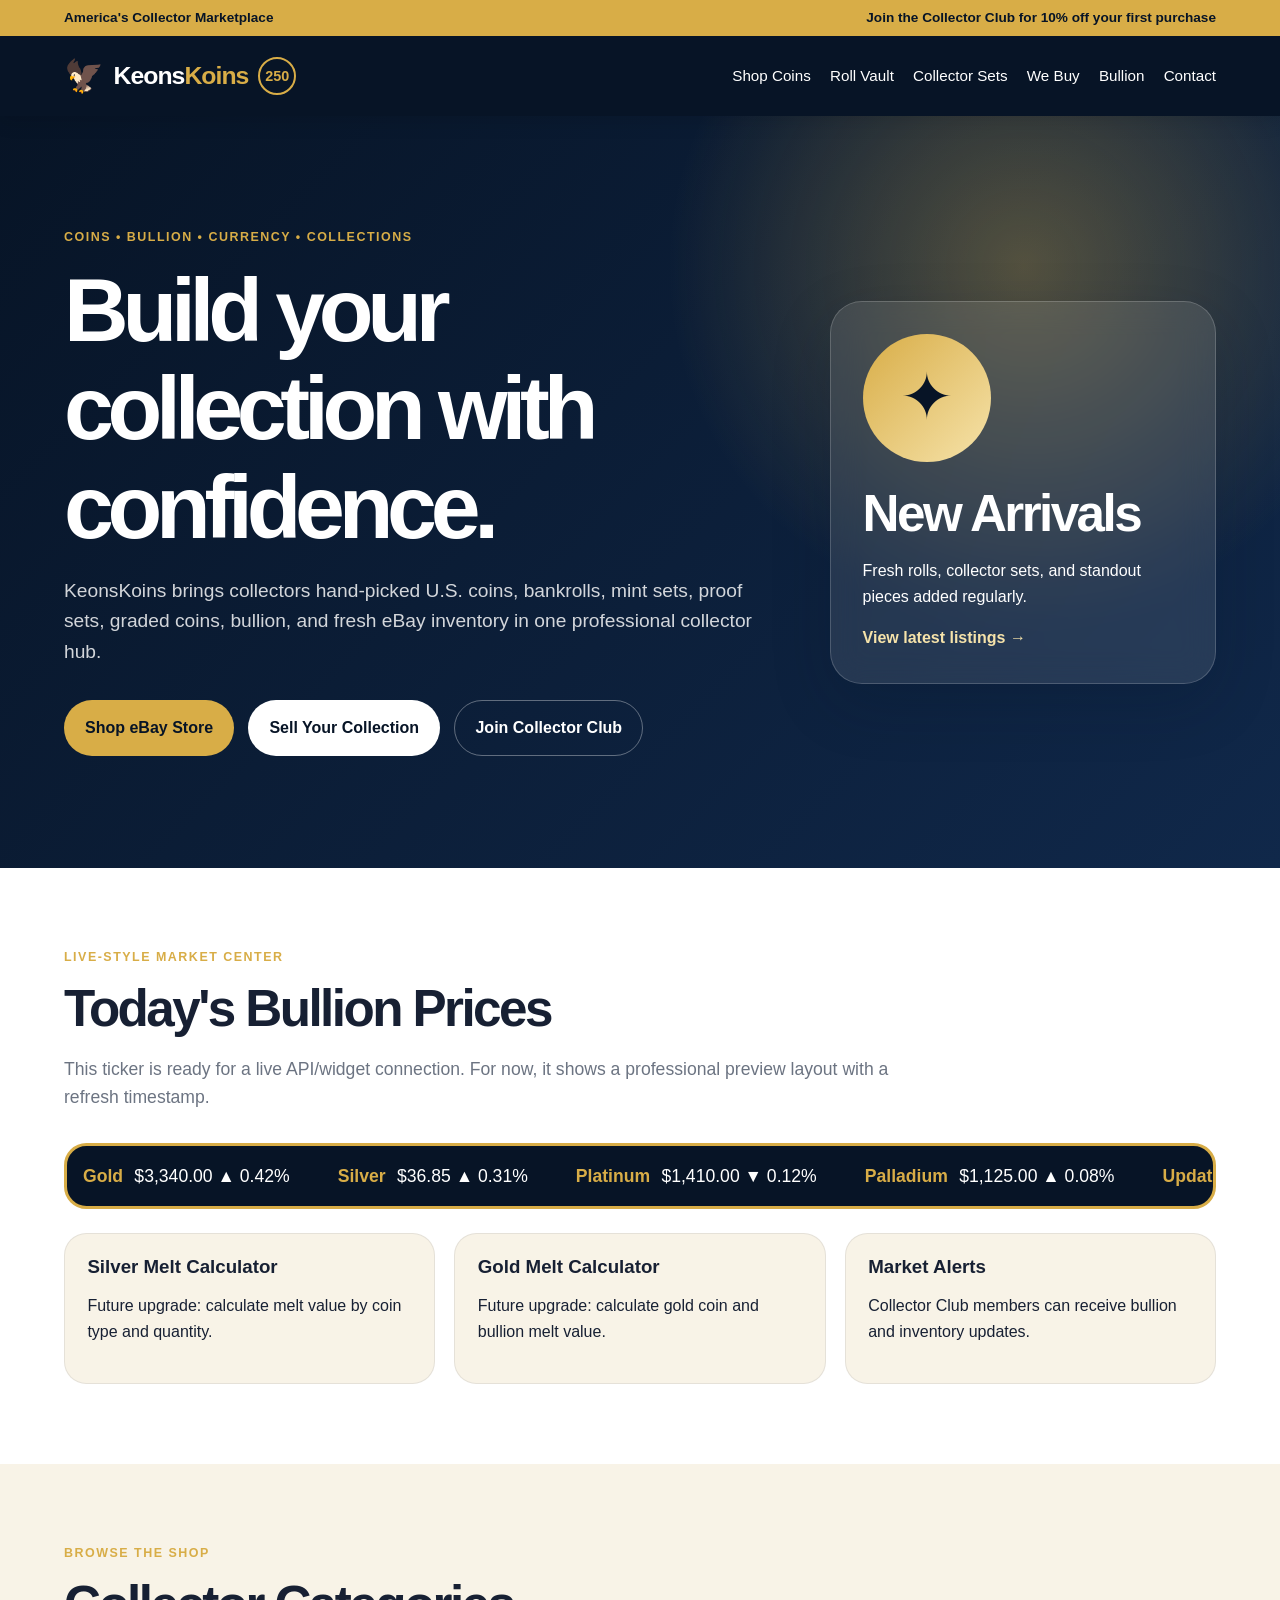
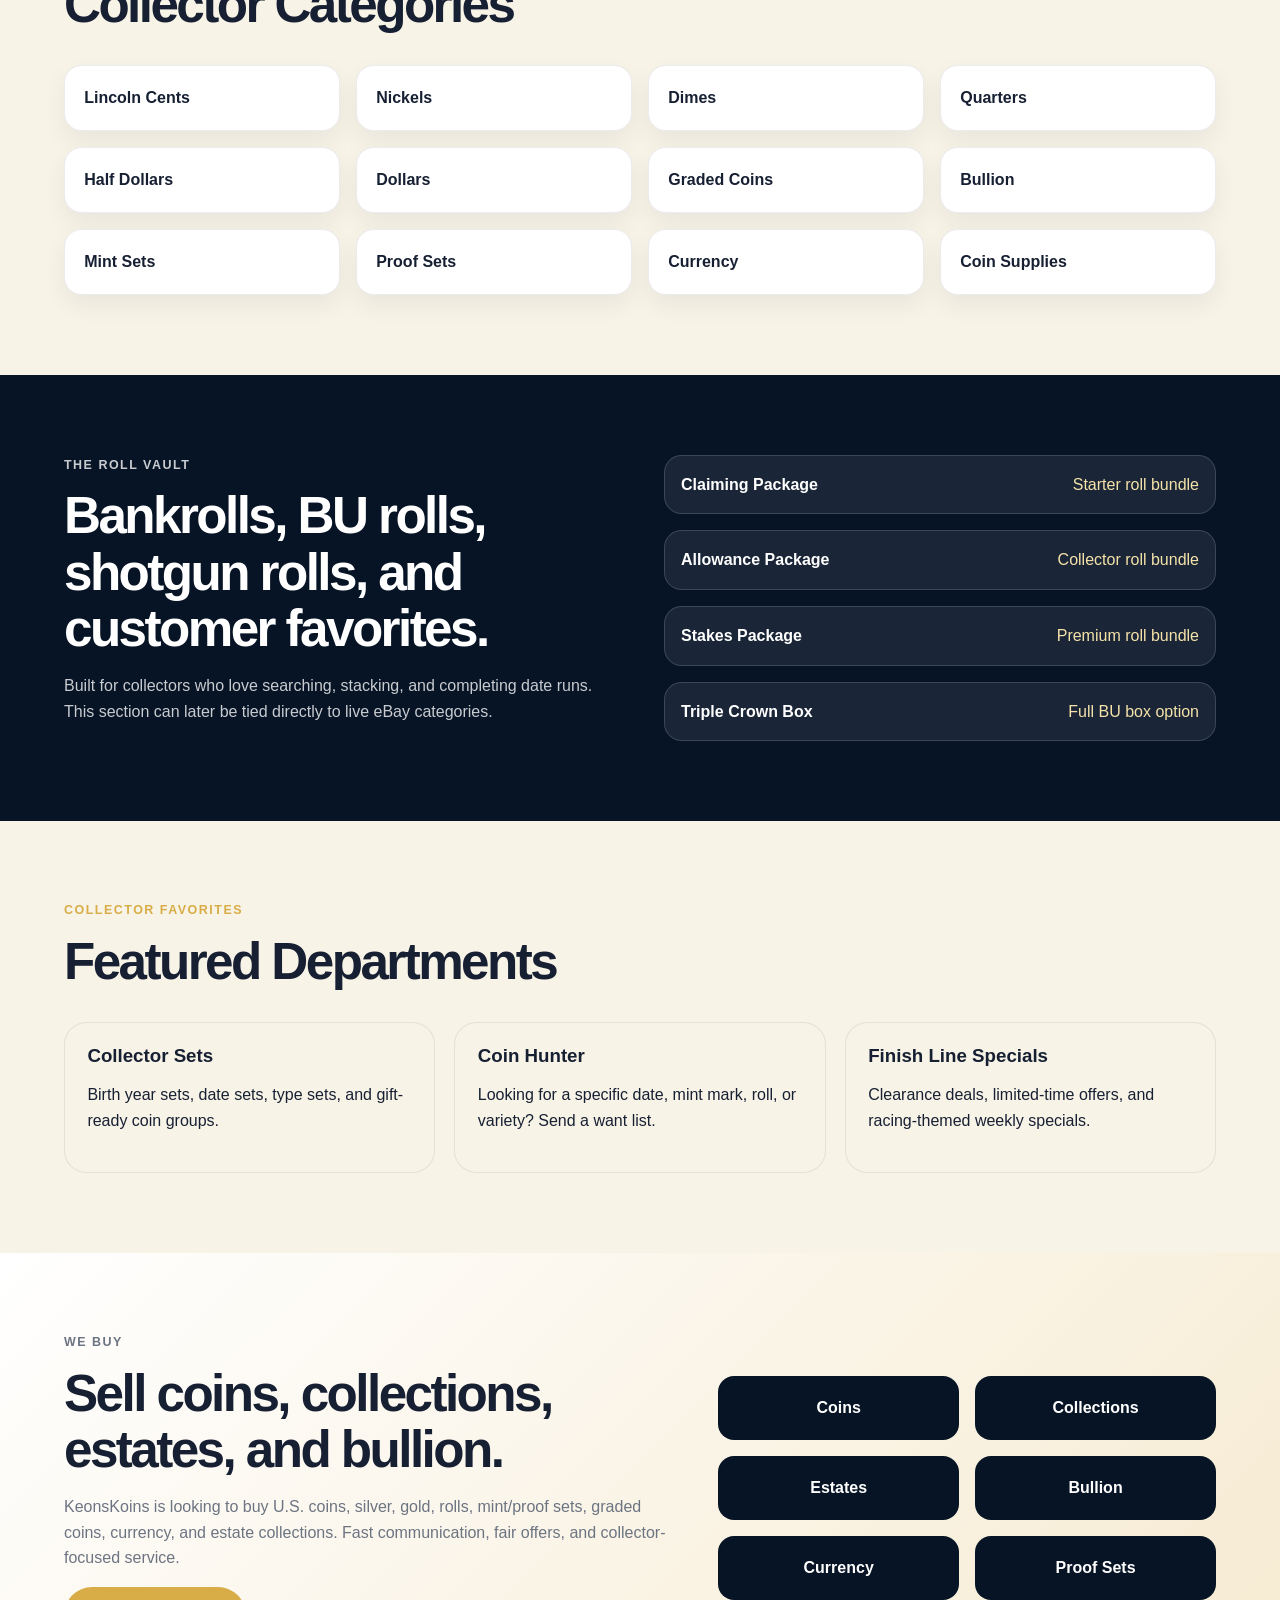
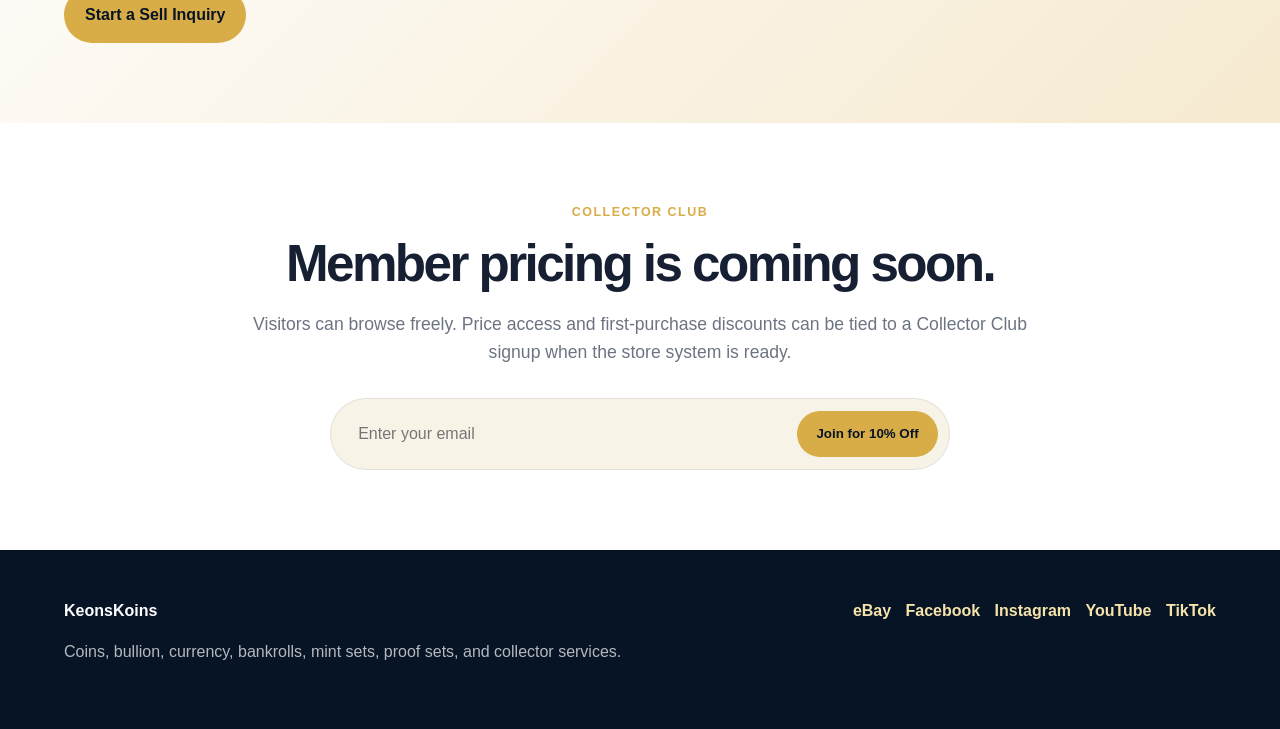
<file: index.html>
<!DOCTYPE html>
<html lang="en">
<head>
  <meta charset="UTF-8" />
  <meta name="viewport" content="width=device-width, initial-scale=1.0" />
  <title>KeonsKoins | America's Collector Marketplace</title>
  <meta name="description" content="KeonsKoins is a collector-focused marketplace for U.S. coins, bankrolls, mint sets, proof sets, bullion, currency, and estate collections." />
  <link rel="stylesheet" href="styles.css" />
  <script defer src="script.js"></script>
</head>
<body>
  <header class="site-header">
    <div class="top-strip">
      <span>America's Collector Marketplace</span>
      <span>Join the Collector Club for 10% off your first purchase</span>
    </div>
    <nav class="navbar">
      <a class="brand" href="#home" aria-label="KeonsKoins home">
        <span class="eagle-mark">🦅</span>
        <span class="brand-text">Keons<span>Koins</span></span>
        <span class="badge-250">250</span>
      </a>
      <button class="menu-toggle" aria-label="Toggle menu">☰</button>
      <div class="nav-links">
        <a href="#shop">Shop Coins</a>
        <a href="#roll-vault">Roll Vault</a>
        <a href="#collector-sets">Collector Sets</a>
        <a href="#we-buy">We Buy</a>
        <a href="#bullion">Bullion</a>
        <a href="#contact">Contact</a>
      </div>
    </nav>
  </header>

  <main id="home">
    <section class="hero">
      <div class="hero-copy">
        <p class="eyebrow">Coins • Bullion • Currency • Collections</p>
        <h1>Build your collection with confidence.</h1>
        <p class="hero-text">KeonsKoins brings collectors hand-picked U.S. coins, bankrolls, mint sets, proof sets, graded coins, bullion, and fresh eBay inventory in one professional collector hub.</p>
        <div class="hero-actions">
          <a class="btn primary" href="https://www.ebay.com/usr/keonskoins" target="_blank" rel="noopener">Shop eBay Store</a>
          <a class="btn secondary" href="#we-buy">Sell Your Collection</a>
          <a class="btn ghost" href="#club">Join Collector Club</a>
        </div>
      </div>
      <div class="hero-card">
        <div class="coin-stack">✦</div>
        <h2>New Arrivals</h2>
        <p>Fresh rolls, collector sets, and standout pieces added regularly.</p>
        <a href="https://www.ebay.com/usr/keonskoins" target="_blank" rel="noopener">View latest listings →</a>
      </div>
    </section>

    <section id="bullion" class="ticker-section">
      <div class="section-heading">
        <p class="eyebrow">Live-style Market Center</p>
        <h2>Today's Bullion Prices</h2>
        <p>This ticker is ready for a live API/widget connection. For now, it shows a professional preview layout with a refresh timestamp.</p>
      </div>
      <div class="ticker-wrap" aria-label="Bullion price ticker">
        <div class="ticker-track">
          <span><strong>Gold</strong> <em data-metal="gold">Loading</em></span>
          <span><strong>Silver</strong> <em data-metal="silver">Loading</em></span>
          <span><strong>Platinum</strong> <em data-metal="platinum">Loading</em></span>
          <span><strong>Palladium</strong> <em data-metal="palladium">Loading</em></span>
          <span><strong>Updated</strong> <em id="lastUpdated">Loading</em></span>
        </div>
      </div>
      <div class="market-cards">
        <article><h3>Silver Melt Calculator</h3><p>Future upgrade: calculate melt value by coin type and quantity.</p></article>
        <article><h3>Gold Melt Calculator</h3><p>Future upgrade: calculate gold coin and bullion melt value.</p></article>
        <article><h3>Market Alerts</h3><p>Collector Club members can receive bullion and inventory updates.</p></article>
      </div>
    </section>

    <section id="shop" class="category-grid">
      <div class="section-heading">
        <p class="eyebrow">Browse The Shop</p>
        <h2>Collector Categories</h2>
      </div>
      <div class="grid">
        <a href="https://www.ebay.com/usr/keonskoins" target="_blank" rel="noopener">Lincoln Cents</a>
        <a href="https://www.ebay.com/usr/keonskoins" target="_blank" rel="noopener">Nickels</a>
        <a href="https://www.ebay.com/usr/keonskoins" target="_blank" rel="noopener">Dimes</a>
        <a href="https://www.ebay.com/usr/keonskoins" target="_blank" rel="noopener">Quarters</a>
        <a href="https://www.ebay.com/usr/keonskoins" target="_blank" rel="noopener">Half Dollars</a>
        <a href="https://www.ebay.com/usr/keonskoins" target="_blank" rel="noopener">Dollars</a>
        <a href="https://www.ebay.com/usr/keonskoins" target="_blank" rel="noopener">Graded Coins</a>
        <a href="https://www.ebay.com/usr/keonskoins" target="_blank" rel="noopener">Bullion</a>
        <a href="https://www.ebay.com/usr/keonskoins" target="_blank" rel="noopener">Mint Sets</a>
        <a href="https://www.ebay.com/usr/keonskoins" target="_blank" rel="noopener">Proof Sets</a>
        <a href="https://www.ebay.com/usr/keonskoins" target="_blank" rel="noopener">Currency</a>
        <a href="https://www.ebay.com/usr/keonskoins" target="_blank" rel="noopener">Coin Supplies</a>
      </div>
    </section>

    <section id="roll-vault" class="feature-split dark">
      <div>
        <p class="eyebrow">The Roll Vault</p>
        <h2>Bankrolls, BU rolls, shotgun rolls, and customer favorites.</h2>
        <p>Built for collectors who love searching, stacking, and completing date runs. This section can later be tied directly to live eBay categories.</p>
      </div>
      <div class="package-list">
        <div><strong>Claiming Package</strong><span>Starter roll bundle</span></div>
        <div><strong>Allowance Package</strong><span>Collector roll bundle</span></div>
        <div><strong>Stakes Package</strong><span>Premium roll bundle</span></div>
        <div><strong>Triple Crown Box</strong><span>Full BU box option</span></div>
      </div>
    </section>

    <section id="collector-sets" class="cards-section">
      <div class="section-heading">
        <p class="eyebrow">Collector Favorites</p>
        <h2>Featured Departments</h2>
      </div>
      <div class="cards">
        <article><h3>Collector Sets</h3><p>Birth year sets, date sets, type sets, and gift-ready coin groups.</p></article>
        <article><h3>Coin Hunter</h3><p>Looking for a specific date, mint mark, roll, or variety? Send a want list.</p></article>
        <article><h3>Finish Line Specials</h3><p>Clearance deals, limited-time offers, and racing-themed weekly specials.</p></article>
      </div>
    </section>

    <section id="we-buy" class="we-buy">
      <div class="we-buy-copy">
        <p class="eyebrow">We Buy</p>
        <h2>Sell coins, collections, estates, and bullion.</h2>
        <p>KeonsKoins is looking to buy U.S. coins, silver, gold, rolls, mint/proof sets, graded coins, currency, and estate collections. Fast communication, fair offers, and collector-focused service.</p>
        <a class="btn primary" href="mailto:keonskoins@gmail.com?subject=Collection%20Offer%20for%20KeonsKoins">Start a Sell Inquiry</a>
      </div>
      <div class="buy-list">
        <span>Coins</span><span>Collections</span><span>Estates</span><span>Bullion</span><span>Currency</span><span>Proof Sets</span>
      </div>
    </section>

    <section id="club" class="club">
      <div class="section-heading">
        <p class="eyebrow">Collector Club</p>
        <h2>Member pricing is coming soon.</h2>
        <p>Visitors can browse freely. Price access and first-purchase discounts can be tied to a Collector Club signup when the store system is ready.</p>
      </div>
      <form class="signup" action="mailto:keonskoins@gmail.com" method="post" enctype="text/plain">
        <input type="email" name="email" placeholder="Enter your email" aria-label="Email address" />
        <button type="submit">Join for 10% Off</button>
      </form>
    </section>
  </main>

  <footer id="contact" class="footer">
    <div>
      <strong>KeonsKoins</strong>
      <p>Coins, bullion, currency, bankrolls, mint sets, proof sets, and collector services.</p>
    </div>
    <div class="socials">
      <a href="https://www.ebay.com/usr/keonskoins" target="_blank" rel="noopener">eBay</a>
      <a href="#">Facebook</a>
      <a href="#">Instagram</a>
      <a href="#">YouTube</a>
      <a href="#">TikTok</a>
    </div>
  </footer>
</body>
</html>
</file>
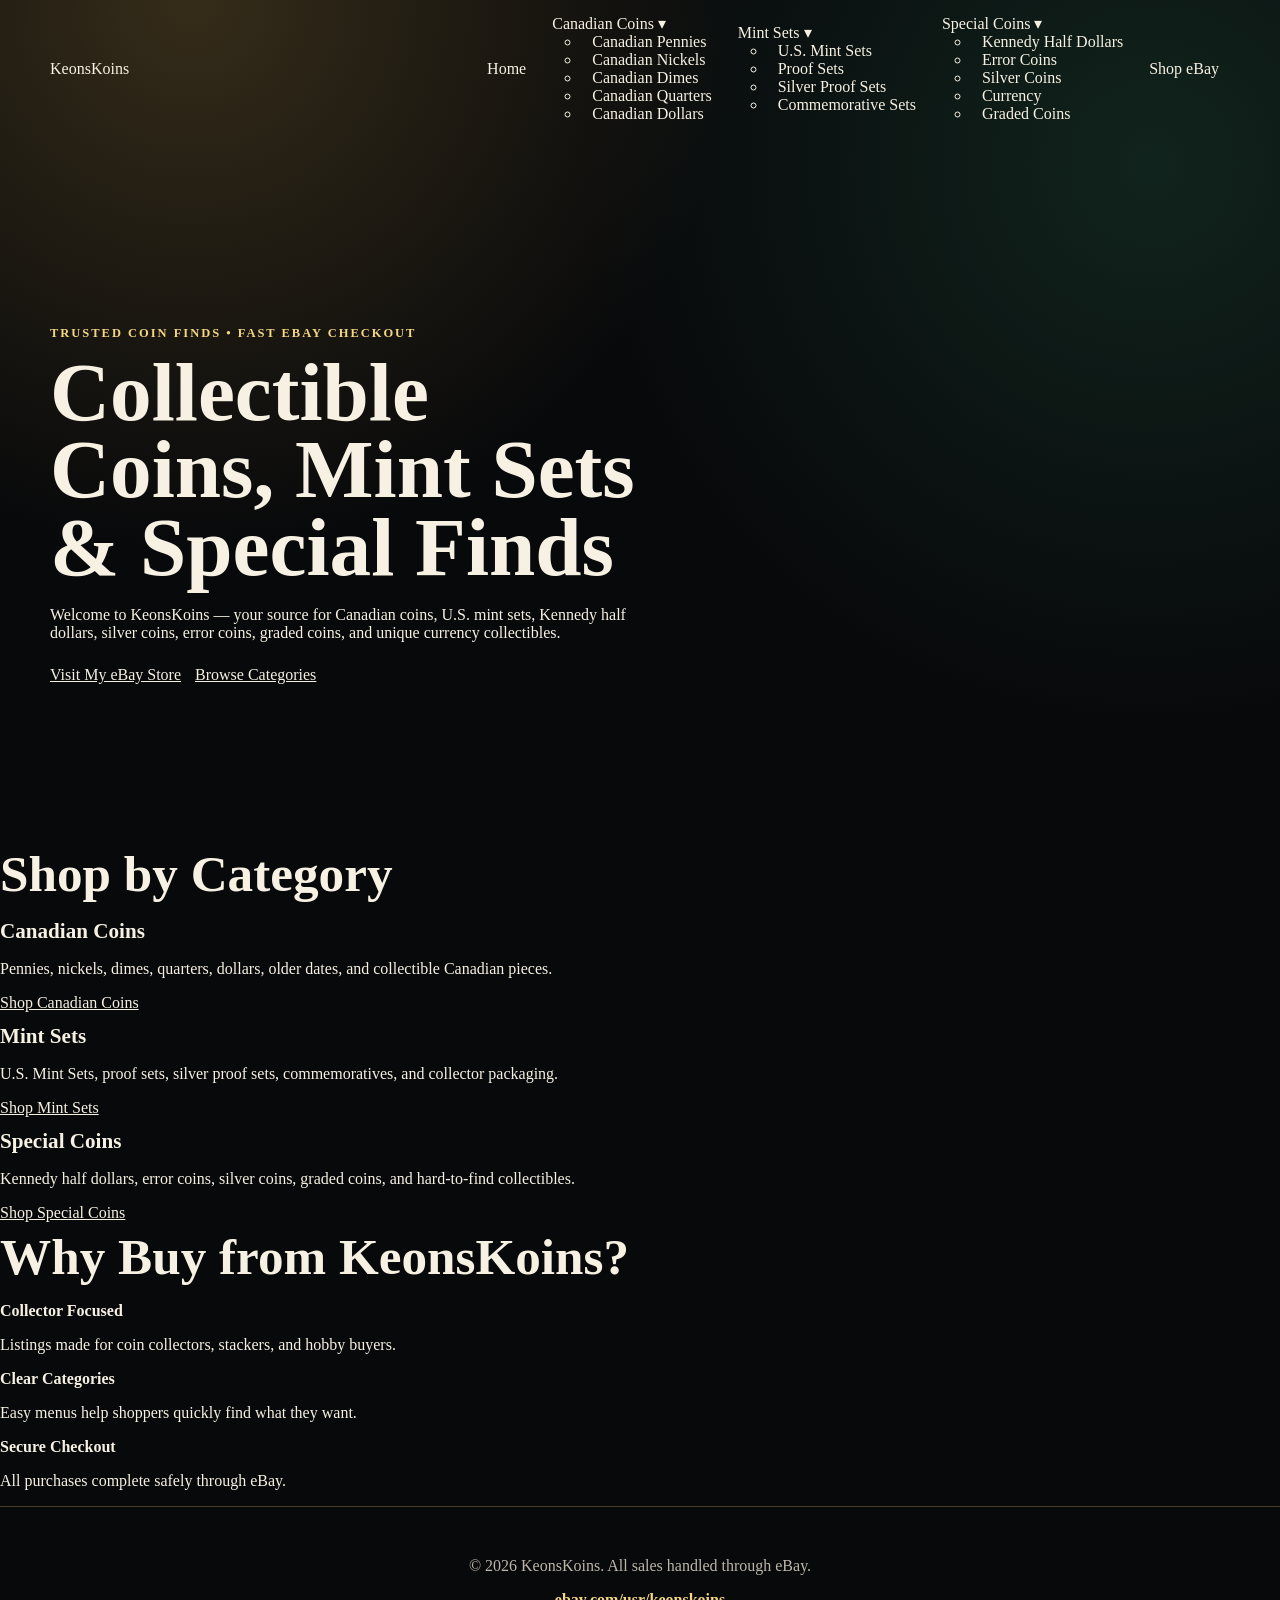
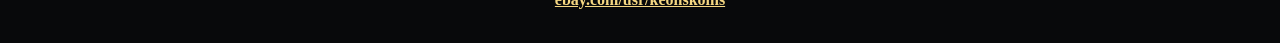
<file: index_1.html>
<!DOCTYPE html>
<html lang="en">
<head>
  <meta charset="UTF-8" />
  <meta name="viewport" content="width=device-width, initial-scale=1.0" />
  <title>KeonsKoins | Coins, Mint Sets & Collectibles</title>
  <link rel="stylesheet" href="style.css" />
</head>
<body>
  <header>
    <nav class="navbar">
      <div class="logo">Keons<span>Koins</span></div>
      <button class="menu-toggle" onclick="toggleMenu()">☰</button>
      <ul class="nav-links" id="navLinks">
        <li><a href="#home">Home</a></li>
        <li class="dropdown">
          <a href="#canadian">Canadian Coins ▾</a>
          <ul class="dropdown-menu">
            <li><a href="https://www.ebay.com/usr/keonskoins" target="_blank">Canadian Pennies</a></li>
            <li><a href="https://www.ebay.com/usr/keonskoins" target="_blank">Canadian Nickels</a></li>
            <li><a href="https://www.ebay.com/usr/keonskoins" target="_blank">Canadian Dimes</a></li>
            <li><a href="https://www.ebay.com/usr/keonskoins" target="_blank">Canadian Quarters</a></li>
            <li><a href="https://www.ebay.com/usr/keonskoins" target="_blank">Canadian Dollars</a></li>
          </ul>
        </li>
        <li class="dropdown">
          <a href="#mintsets">Mint Sets ▾</a>
          <ul class="dropdown-menu">
            <li><a href="https://www.ebay.com/usr/keonskoins" target="_blank">U.S. Mint Sets</a></li>
            <li><a href="https://www.ebay.com/usr/keonskoins" target="_blank">Proof Sets</a></li>
            <li><a href="https://www.ebay.com/usr/keonskoins" target="_blank">Silver Proof Sets</a></li>
            <li><a href="https://www.ebay.com/usr/keonskoins" target="_blank">Commemorative Sets</a></li>
          </ul>
        </li>
        <li class="dropdown">
          <a href="#special">Special Coins ▾</a>
          <ul class="dropdown-menu">
            <li><a href="https://www.ebay.com/usr/keonskoins" target="_blank">Kennedy Half Dollars</a></li>
            <li><a href="https://www.ebay.com/usr/keonskoins" target="_blank">Error Coins</a></li>
            <li><a href="https://www.ebay.com/usr/keonskoins" target="_blank">Silver Coins</a></li>
            <li><a href="https://www.ebay.com/usr/keonskoins" target="_blank">Currency</a></li>
            <li><a href="https://www.ebay.com/usr/keonskoins" target="_blank">Graded Coins</a></li>
          </ul>
        </li>
        <li><a class="shop-btn" href="https://www.ebay.com/usr/keonskoins" target="_blank">Shop eBay</a></li>
      </ul>
    </nav>
  </header>

  <main id="home">
    <section class="hero">
      <div class="hero-content">
        <p class="eyebrow">Trusted coin finds • Fast eBay checkout</p>
        <h1>Collectible Coins, Mint Sets & Special Finds</h1>
        <p>Welcome to KeonsKoins — your source for Canadian coins, U.S. mint sets, Kennedy half dollars, silver coins, error coins, graded coins, and unique currency collectibles.</p>
        <div class="hero-actions">
          <a class="primary" href="https://www.ebay.com/usr/keonskoins" target="_blank">Visit My eBay Store</a>
          <a class="secondary" href="#categories">Browse Categories</a>
        </div>
      </div>
    </section>

    <section class="categories" id="categories">
      <h2>Shop by Category</h2>
      <div class="cards">
        <article class="card" id="canadian">
          <h3>Canadian Coins</h3>
          <p>Pennies, nickels, dimes, quarters, dollars, older dates, and collectible Canadian pieces.</p>
          <a href="https://www.ebay.com/usr/keonskoins" target="_blank">Shop Canadian Coins</a>
        </article>
        <article class="card" id="mintsets">
          <h3>Mint Sets</h3>
          <p>U.S. Mint Sets, proof sets, silver proof sets, commemoratives, and collector packaging.</p>
          <a href="https://www.ebay.com/usr/keonskoins" target="_blank">Shop Mint Sets</a>
        </article>
        <article class="card" id="special">
          <h3>Special Coins</h3>
          <p>Kennedy half dollars, error coins, silver coins, graded coins, and hard-to-find collectibles.</p>
          <a href="https://www.ebay.com/usr/keonskoins" target="_blank">Shop Special Coins</a>
        </article>
      </div>
    </section>

    <section class="trust">
      <h2>Why Buy from KeonsKoins?</h2>
      <div class="trust-grid">
        <div><strong>Collector Focused</strong><p>Listings made for coin collectors, stackers, and hobby buyers.</p></div>
        <div><strong>Clear Categories</strong><p>Easy menus help shoppers quickly find what they want.</p></div>
        <div><strong>Secure Checkout</strong><p>All purchases complete safely through eBay.</p></div>
      </div>
    </section>
  </main>

  <footer>
    <p>© 2026 KeonsKoins. All sales handled through eBay.</p>
    <a href="https://www.ebay.com/usr/keonskoins" target="_blank">ebay.com/usr/keonskoins</a>
  </footer>

  <script src="script.js"></script>
</body>
</html>
</file>
<file: styles.css>
:root {
  --navy: #071426;
  --blue: #10284a;
  --gold: #d8ad47;
  --gold-soft: #f6e3aa;
  --cream: #f8f3e7;
  --ink: #172033;
  --muted: #6c7482;
  --white: #ffffff;
  --shadow: 0 20px 60px rgba(7,20,38,.18);
}
* { box-sizing: border-box; }
body { margin: 0; font-family: Arial, Helvetica, sans-serif; color: var(--ink); background: var(--cream); line-height: 1.6; }
a { color: inherit; text-decoration: none; }
.site-header { position: sticky; top: 0; z-index: 20; box-shadow: 0 4px 20px rgba(0,0,0,.12); }
.top-strip { display: flex; justify-content: space-between; gap: 1rem; padding: .45rem 5vw; background: var(--gold); color: var(--navy); font-size: .85rem; font-weight: 700; }
.navbar { display: flex; align-items: center; justify-content: space-between; padding: .9rem 5vw; background: var(--navy); color: white; }
.brand { display: flex; align-items: center; gap: .6rem; font-weight: 900; }
.eagle-mark { font-size: 2rem; }
.brand-text { font-size: 1.55rem; letter-spacing: -.04em; }
.brand-text span { color: var(--gold); }
.badge-250 { display: inline-grid; place-items: center; width: 2.4rem; height: 2.4rem; border: 2px solid var(--gold); color: var(--gold); border-radius: 50%; font-size: .9rem; }
.nav-links { display: flex; gap: 1.2rem; align-items: center; font-size: .95rem; }
.nav-links a:hover { color: var(--gold); }
.menu-toggle { display: none; background: none; border: 0; color: white; font-size: 1.8rem; }
.hero { min-height: 72vh; padding: 7rem 5vw; display: grid; grid-template-columns: 1.3fr .7fr; gap: 3rem; align-items: center; color: white; background: radial-gradient(circle at 80% 20%, rgba(216,173,71,.35), transparent 30%), linear-gradient(135deg, var(--navy), var(--blue)); }
.eyebrow { margin: 0 0 .8rem; color: var(--gold); font-weight: 800; text-transform: uppercase; letter-spacing: .12em; font-size: .78rem; }
h1, h2, h3 { line-height: 1.1; margin: 0 0 1rem; }
h1 { font-size: clamp(2.8rem, 7vw, 5.8rem); letter-spacing: -.07em; max-width: 900px; }
h2 { font-size: clamp(2rem, 4vw, 3.5rem); letter-spacing: -.05em; }
.hero-text { max-width: 720px; font-size: 1.2rem; color: rgba(255,255,255,.82); }
.hero-actions { display: flex; flex-wrap: wrap; gap: .9rem; margin-top: 2rem; }
.btn { display: inline-flex; align-items: center; justify-content: center; border-radius: 999px; padding: .9rem 1.25rem; font-weight: 800; border: 1px solid transparent; }
.btn.primary { background: var(--gold); color: var(--navy); }
.btn.secondary { background: white; color: var(--navy); }
.btn.ghost { border-color: rgba(255,255,255,.35); color: white; }
.hero-card { background: rgba(255,255,255,.1); backdrop-filter: blur(16px); border: 1px solid rgba(255,255,255,.18); padding: 2rem; border-radius: 2rem; box-shadow: var(--shadow); }
.coin-stack { width: 8rem; height: 8rem; border-radius: 50%; display: grid; place-items: center; background: linear-gradient(135deg, var(--gold), var(--gold-soft)); color: var(--navy); font-size: 4rem; margin-bottom: 1.5rem; }
.hero-card a { color: var(--gold-soft); font-weight: 800; }
section { padding: 5rem 5vw; }
.section-heading { max-width: 830px; margin-bottom: 2rem; }
.section-heading p:not(.eyebrow) { color: var(--muted); font-size: 1.1rem; }
.ticker-section { background: white; }
.ticker-wrap { overflow: hidden; border-radius: 1.4rem; background: var(--navy); color: white; border: 3px solid var(--gold); }
.ticker-track { display: flex; gap: 3rem; white-space: nowrap; padding: 1rem; animation: ticker 24s linear infinite; min-width: max-content; }
.ticker-track span { font-size: 1.1rem; }
.ticker-track strong { color: var(--gold); margin-right: .4rem; }
.ticker-track em { font-style: normal; }
@keyframes ticker { from { transform: translateX(0); } to { transform: translateX(-45%); } }
.market-cards, .cards { display: grid; grid-template-columns: repeat(3, 1fr); gap: 1.2rem; margin-top: 1.5rem; }
.market-cards article, .cards article { background: var(--cream); border-radius: 1.4rem; padding: 1.4rem; border: 1px solid rgba(7,20,38,.08); }
.category-grid { background: var(--cream); }
.grid { display: grid; grid-template-columns: repeat(4, 1fr); gap: 1rem; }
.grid a { background: white; border-radius: 1.1rem; padding: 1.2rem; font-weight: 800; border: 1px solid rgba(7,20,38,.08); box-shadow: 0 10px 25px rgba(7,20,38,.06); }
.grid a:hover { transform: translateY(-3px); box-shadow: var(--shadow); }
.feature-split { display: grid; grid-template-columns: 1fr 1fr; gap: 3rem; align-items: center; }
.dark { background: var(--navy); color: white; }
.dark p { color: rgba(255,255,255,.78); }
.package-list { display: grid; gap: 1rem; }
.package-list div { display: flex; justify-content: space-between; gap: 1rem; background: rgba(255,255,255,.08); border: 1px solid rgba(255,255,255,.15); border-radius: 1.1rem; padding: 1rem; }
.package-list span { color: var(--gold-soft); }
.we-buy { display: grid; grid-template-columns: 1fr .8fr; gap: 2rem; background: linear-gradient(135deg, #fff, #f6ead0); align-items: center; }
.we-buy-copy p { color: var(--muted); max-width: 650px; }
.buy-list { display: grid; grid-template-columns: repeat(2, 1fr); gap: 1rem; }
.buy-list span { background: var(--navy); color: white; border-radius: 1rem; padding: 1.2rem; text-align: center; font-weight: 800; }
.club { text-align: center; background: white; }
.club .section-heading { margin-inline: auto; }
.signup { display: flex; gap: .75rem; max-width: 620px; margin: 0 auto; background: var(--cream); padding: .7rem; border-radius: 999px; border: 1px solid rgba(7,20,38,.08); }
.signup input { flex: 1; border: 0; background: transparent; padding: .9rem 1rem; font-size: 1rem; outline: 0; }
.signup button { border: 0; border-radius: 999px; padding: .9rem 1.2rem; background: var(--gold); color: var(--navy); font-weight: 900; }
.footer { display: flex; justify-content: space-between; gap: 2rem; padding: 3rem 5vw; background: var(--navy); color: white; }
.footer p { color: rgba(255,255,255,.7); max-width: 560px; }
.socials { display: flex; flex-wrap: wrap; gap: .9rem; align-items: start; }
.socials a { color: var(--gold-soft); font-weight: 800; }
@media (max-width: 850px) {
  .top-strip { flex-direction: column; gap: .2rem; }
  .menu-toggle { display: block; }
  .nav-links { display: none; position: absolute; left: 0; right: 0; top: 100%; background: var(--navy); flex-direction: column; padding: 1rem; }
  .nav-links.open { display: flex; }
  .hero, .feature-split, .we-buy { grid-template-columns: 1fr; }
  .market-cards, .cards { grid-template-columns: 1fr; }
  .grid { grid-template-columns: repeat(2, 1fr); }
  .footer { flex-direction: column; }
}
@media (max-width: 520px) {
  .grid, .buy-list { grid-template-columns: 1fr; }
  .signup { flex-direction: column; border-radius: 1.2rem; }
}
</file>
<file: style.css>
*{box-sizing:border-box}html{scroll-behavior:smooth}:root{--bg:#08090b;--panel:#141418;--panel2:#1c1c22;--gold:#d6a84c;--gold2:#f5d782;--silver:#dce2e8;--green:#18392b;--text:#f7f1e3;--muted:#bdb6aa;--border:rgba(245,215,130,.25);--shadow:0 24px 80px rgba(0,0,0,.45)}body{margin:0;background:radial-gradient(circle at 15% 0%,rgba(214,168,76,.22),transparent 28%),radial-gradient(circle at 90% 10%,rgba(24,57,43,.55),transparent 30%),var(--bg);color:var(--text);font-family:Georgia,'Times New Roman',serif}a{color:inherit}.site-header{position:sticky;top:0;z-index:50;background:rgba(8,9,11,.9);backdrop-filter:blur(14px);border-bottom:1px solid var(--border)}.navbar{max-width:1220px;margin:auto;padding:14px 20px;display:flex;align-items:center;justify-content:space-between;gap:20px}.brand{display:flex;align-items:center;gap:12px;text-decoration:none}.brand-emblem{width:48px;height:48px;border-radius:50%;background:linear-gradient(145deg,var(--gold2),var(--gold));color:#181005;display:grid;place-items:center;box-shadow:0 0 32px rgba(214,168,76,.35);position:relative;font-weight:bold}.brand-emblem:before{content:'';position:absolute;inset:6px;border:1px solid rgba(0,0,0,.28);border-radius:50%}.brand-emblem .horse{position:absolute;font-size:18px;right:7px;bottom:4px}.brand-emblem .eagle{position:absolute;font-size:16px;left:12px;top:9px}.brand-text{font-size:1.55rem;font-weight:900;color:var(--gold2);letter-spacing:.5px}.nav-links{display:flex;align-items:center;gap:4px;list-style:none;margin:0;padding:0}.nav-links a,.dropbtn{font:inherit;color:var(--text);background:transparent;border:0;text-decoration:none;padding:12px 11px;border-radius:999px;cursor:pointer}.nav-links a:hover,.dropbtn:hover{background:rgba(245,215,130,.11);color:var(--gold2)}.shop-link{background:linear-gradient(135deg,var(--gold2),var(--gold))!important;color:#181005!important;font-weight:800}.dropdown{position:relative}.dropdown-content{display:none;position:absolute;top:45px;left:0;min-width:230px;background:#101115;border:1px solid var(--border);border-radius:18px;overflow:hidden;box-shadow:var(--shadow)}.dropdown:hover .dropdown-content,.dropdown.open .dropdown-content{display:block}.dropdown-content a{display:block;border-radius:0;color:var(--silver);padding:13px 16px}.menu-toggle{display:none;background:var(--panel);color:var(--gold2);border:1px solid var(--border);border-radius:12px;font-size:1.45rem;padding:7px 11px}.hero{max-width:1220px;margin:auto;min-height:78vh;padding:84px 20px 62px;display:grid;grid-template-columns:1.05fr .95fr;gap:38px;align-items:center}.eyebrow{color:var(--gold2);font-size:.78rem;text-transform:uppercase;letter-spacing:2px;font-weight:900}h1{font-size:clamp(2.7rem,6.5vw,5.6rem);line-height:.93;margin:12px 0 20px}h2{font-size:clamp(2rem,4vw,3.2rem);line-height:1.05;margin:8px 0 18px}h3{font-size:1.32rem;margin:12px 0 8px}.hero-text,.section p,.product-card p,.mini-card p{color:var(--muted);line-height:1.65;font-size:1.05rem}.hero-badges{display:flex;gap:10px;flex-wrap:wrap;margin:24px 0}.hero-badges span,.tier-list span{border:1px solid var(--border);background:rgba(255,255,255,.05);border-radius:999px;color:var(--silver);padding:8px 12px;font-weight:700}.hero-actions{display:flex;gap:14px;flex-wrap:wrap;margin-top:24px}.btn{display:inline-block;text-decoration:none;border:1px solid var(--border);border-radius:999px;padding:14px 20px;font-weight:900}.btn.primary{background:linear-gradient(135deg,var(--gold2),var(--gold));color:#181005}.btn.secondary{background:rgba(255,255,255,.04);color:var(--gold2)}.hero-feature,.mini-card,.product-card,.split-panel,.feature-band,.dark-callout,.about{background:linear-gradient(180deg,rgba(255,255,255,.075),rgba(255,255,255,.03));border:1px solid var(--border);border-radius:28px;box-shadow:var(--shadow)}.hero-feature{padding:16px;position:relative}.hero-feature img{width:100%;max-height:610px;object-fit:cover;border-radius:20px;display:block}.feature-caption{position:absolute;left:28px;right:28px;bottom:28px;background:rgba(8,9,11,.78);backdrop-filter:blur(8px);border:1px solid var(--border);border-radius:18px;padding:14px 16px}.feature-caption strong,.feature-caption span{display:block}.feature-caption span{color:var(--muted);margin-top:3px}.section{max-width:1220px;margin:auto;padding:54px 20px}.intro-grid{display:grid;grid-template-columns:repeat(4,1fr);gap:16px}.mini-card{padding:22px}.mini-icon{font-size:2rem}.product-grid{display:grid;grid-template-columns:repeat(3,1fr);gap:18px;margin-top:26px}.product-grid.four{grid-template-columns:repeat(4,1fr)}.product-card{padding:18px;overflow:hidden}.product-card img{width:100%;height:250px;object-fit:cover;border-radius:18px;border:1px solid rgba(255,255,255,.08);background:#111}.product-card a{color:var(--gold2);font-weight:900;text-decoration:none}.split-panel,.feature-band{padding:28px;display:grid;grid-template-columns:1fr 1fr;gap:28px;align-items:center}.panel-img,.band-image img{width:100%;border-radius:22px;border:1px solid rgba(255,255,255,.08);max-height:520px;object-fit:cover}.check-list{color:var(--silver);line-height:1.9;padding-left:20px}.tier-list{display:flex;gap:10px;flex-wrap:wrap;margin:20px 0}.feature-band{background:linear-gradient(135deg,rgba(24,57,43,.55),rgba(255,255,255,.045))}.dark-callout{text-align:center;padding:44px}.about{text-align:center;padding:42px}footer{text-align:center;border-top:1px solid var(--border);padding:34px 20px;color:var(--muted)}footer strong{display:block;color:var(--gold2);font-size:1.6rem;margin-bottom:8px}footer a{color:var(--gold2);font-weight:bold}@media(max-width:980px){.intro-grid,.product-grid.four{grid-template-columns:repeat(2,1fr)}.hero,.split-panel,.feature-band{grid-template-columns:1fr}.nav-links{display:none;position:absolute;top:77px;left:18px;right:18px;flex-direction:column;align-items:stretch;background:#101115;border:1px solid var(--border);border-radius:18px;padding:12px}.nav-links.show{display:flex}.dropdown-content{position:static;box-shadow:none;margin:4px 0 8px}.menu-toggle{display:block}}@media(max-width:650px){.product-grid,.product-grid.four,.intro-grid{grid-template-columns:1fr}.hero{padding-top:50px}.product-card img{height:230px}}
</file>
